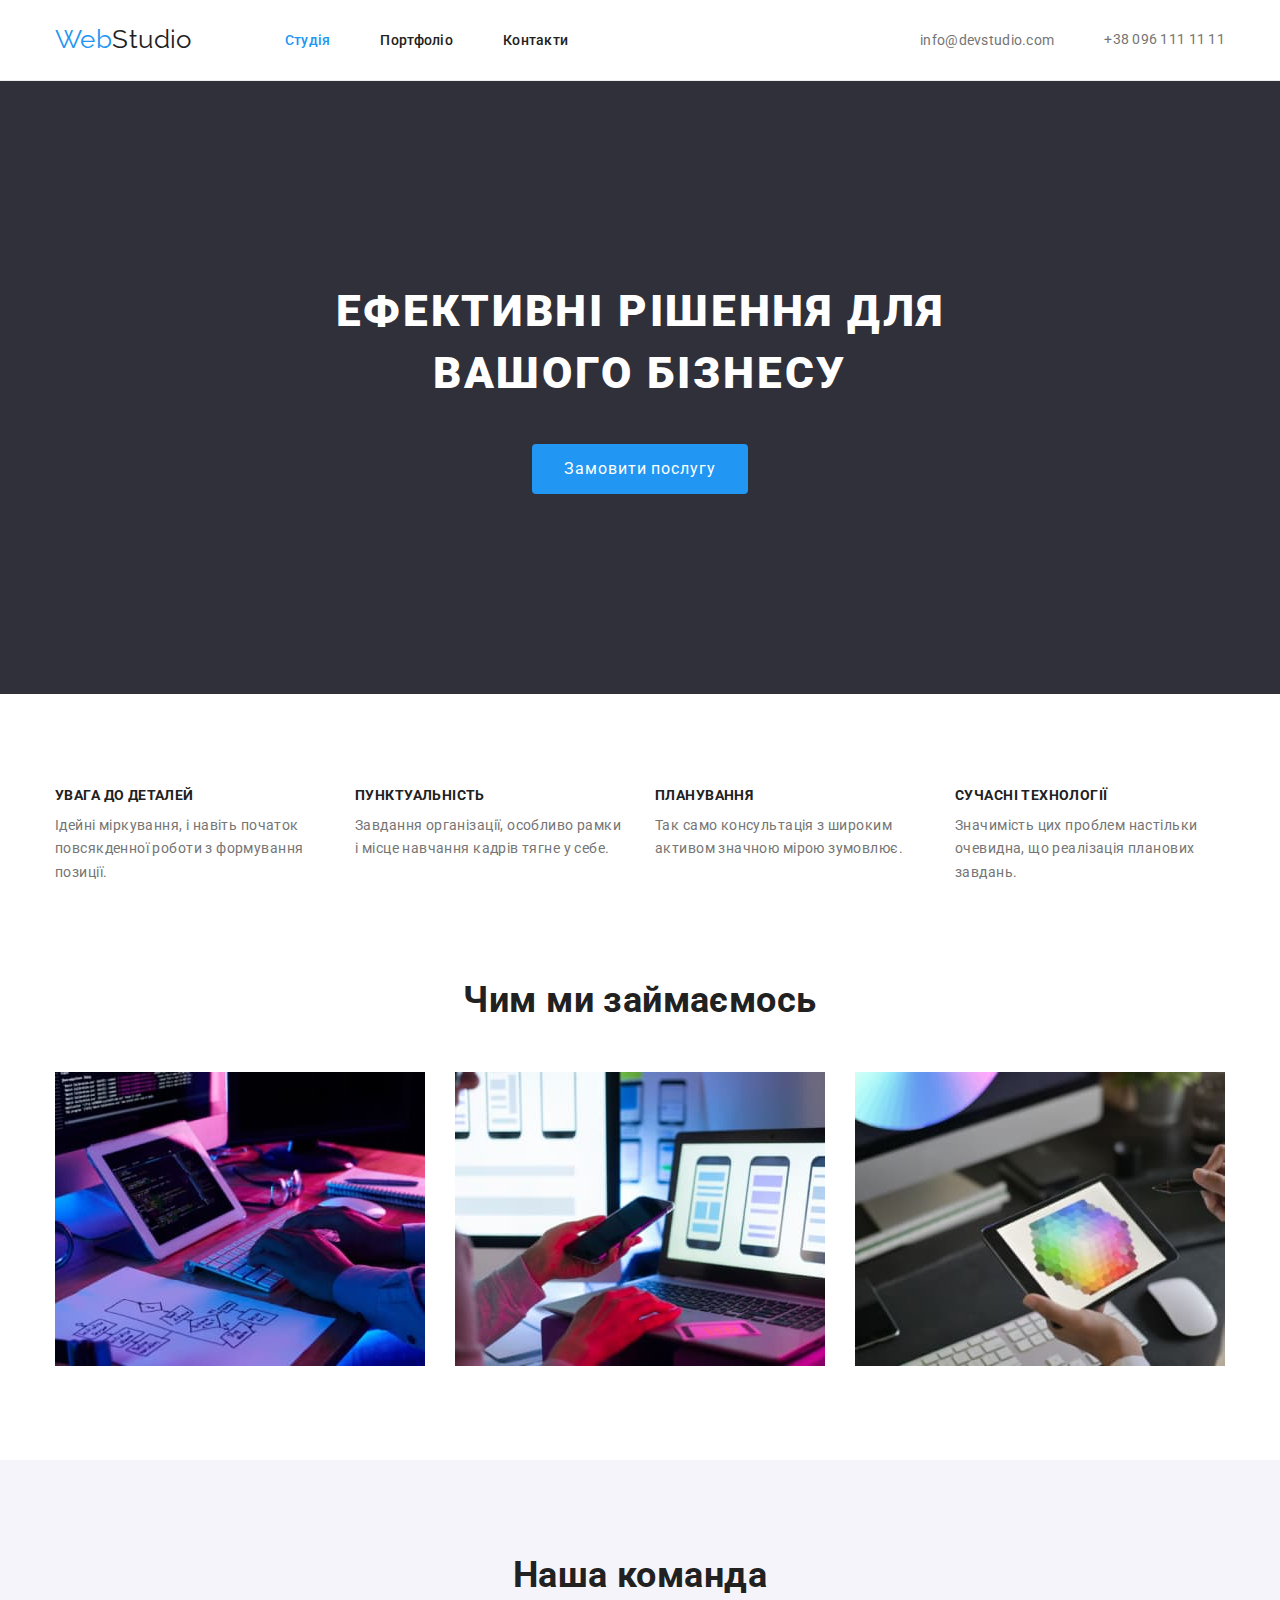
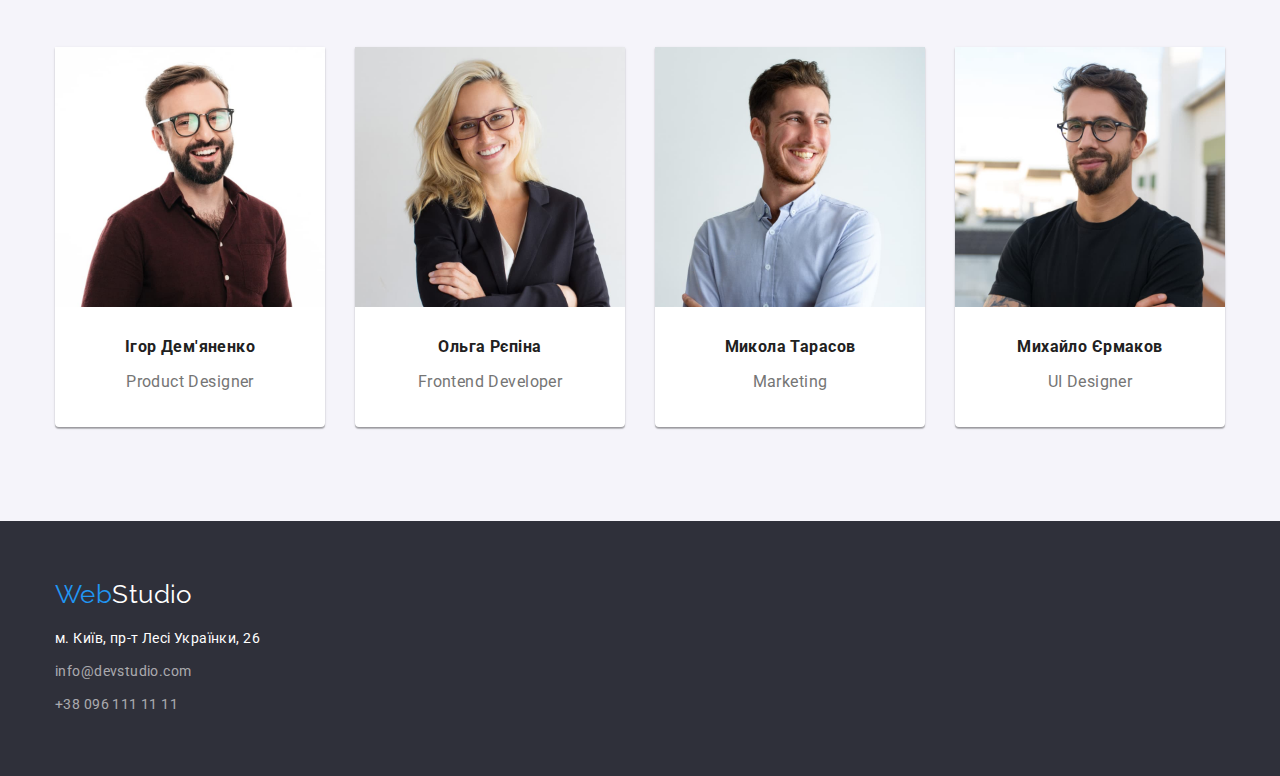
<file: index.html>
<!DOCTYPE html>
<html lang="uk">
  <head>
    <meta charset="UTF-8" />
    <meta http-equiv="X-UA-Compatible" content="IE=edge" />
    <meta name="viewport" content="width=device-width, initial-scale=1.0" />
    <title>WebStudio</title>
    <link
      rel="stylesheet"
      href="https://fonts.googleapis.com/css2?family=Raleway:wght@700&family=Roboto:wght@400;500;700;900&display=swap"
    />
    <link
      rel="stylesheet"
      href="https://cdnjs.cloudflare.com/ajax/libs/modern-normalize/1.0.0/modern-normalize.min.css"
    />
    <link rel="stylesheet" href="./css/styles.css" />
  </head>
  <body>
    <header class="header">
      <div class="container header-container">
        <a class="link" href="/"><span>Web</span>Studio</a>

        <nav class="nav">
          <ul class="main-list">
            <li class="list-item"><a class="header-nav-link nav active" href="/index.html">Студія</a></li>
            <li class="list-item"><a class="header-nav-link" href="./portfolio.html">Портфоліо</a></li>
            <li class="list-item"><a class="header-nav-link" href="">Контакти</a></li>
          </ul>
        </nav>
        <ul class="list-address">
          <li class="list-item">
            <a href="mailto:info@devstudio.com">info@devstudio.com</a>
          </li>
          <li class="list-item">
            <a href="tel:+380961111111">+38 096 111 11 11</a>
          </li>
        </ul>
      </div>
    </header>
    <main>
      <!-- шапка cap-->
      <section class="hero section">
        <div class="container">
          <h1 class="hero-cap">Ефективні рішення для вашого бізнесу</h1>
          <button class="buttom-cap" type="buttom">Замовити послугу</button>
        </div>
      </section>
      <!-- вміння skill-->
      <section class="skill-list section">
        <div class="container">
          <h2 hidden class="visually-hidden">вміння</h2>
          <ul class="skill">
            <li class="list-skill">
              <h3>УВАГА ДО ДЕТАЛЕЙ</h3>
              <p>Ідейні міркування, і навіть початок повсякденної роботи з формування позиції.</p>
            </li>
            <li class="list-skill">
              <h3>ПУНКТУАЛЬНІСТЬ</h3>
              <p>Завдання організації, особливо рамки і місце навчання кадрів тягне у себе.</p>
            </li>
            <li class="list-skill">
              <h3>ПЛАНУВАННЯ</h3>
              <p>Так само консультація з широким активом значною мірою зумовлює.</p>
            </li>
            <li class="list-skill">
              <h3>СУЧАСНІ ТЕХНОЛОГІЇ</h3>

              <p>Значимість цих проблем настільки очевидна, що реалізація планових завдань.</p>
            </li>
          </ul>
        </div>
      </section>
      <!-- Чим ми займаємось work-->
      <section class="section-work section">
        <div class="container">
          <h2 class="section-title">Чим ми займаємось</h2>
          <ul class="list-work">
            <li class="list-item">
              <img class="img" src="./images/about-us/image-2.jpg" width="370" height="294" alt="Робочий стіл" />
            </li>
            <li class="list-item">
              <img
                class="img"
                src="./images/about-us/image-1.jpg"
                width="370"
                height="294"
                alt="Створення макету за ноутбуком"
              />
            </li>
            <li class="list-item">
              <img
                class="img"
                src="./images/about-us/image-3.jpg"
                width="370"
                height="294"
                alt="Малювання на планшеті"
              />
            </li>
          </ul>
        </div>
      </section>
      <!-- команда igor olga mikola mikhailo-->
      <section class="section-team section">
        <div class="container">
          <h2 class="section-title">Наша команда</h2>
          <ul class="list-team">
            <li class="list-name">
              <img class="img" src="./images/team/image-4.jpg" width="270" height="260" alt="продукт дизайнер" />
              <h3>Ігор Дем'яненко</h3>
              <p>Product Designer</p>
            </li>
            <li class="list-name">
              <img class="img" src="./images/team/image-5.jpg" width="270" height="260" alt="програміст" />
              <h3>Ольга Рєпіна</h3>
              <p>Frontend Developer</p>
            </li>
            <li class="list-name">
              <img class="img" src="./images/team/image-6.jpg" width="270" height="260" alt="маркетолог" />
              <h3>Микола Тарасов</h3>
              <p>Marketing</p>
            </li>
            <li class="list-name">
              <img class="img" src="./images/team/image-7.jpg" width="270" height="260" alt="дизайнер" />
              <h3>Михайло Єрмаков</h3>
              <p>UI Designer</p>
            </li>
          </ul>
        </div>
      </section>
    </main>
    <footer class="footer">
      <div class="container">
        <a href="./index.html"><span>Web</span>Studio</a>
        <address>
          <ul class="list">
            <li class="list-item">
              <a class="link" href="https://goo.gl/maps/d5CcS2hFM6yTFQRFA" target="_blank" rel="noopener no referre">
                м. Київ, пр-т Лесі Українки, 26
              </a>
            </li>
            <li class="list">
              <a class="link-address" href="mailto:info@devstudio.com">info@devstudio.com</a>
            </li>
            <li class="list">
              <a class="link-address" href="tel:+380961111111">+38 096 111 11 11</a>
            </li>
          </ul>
        </address>
      </div>
    </footer>
  </body>
</html>
</file>
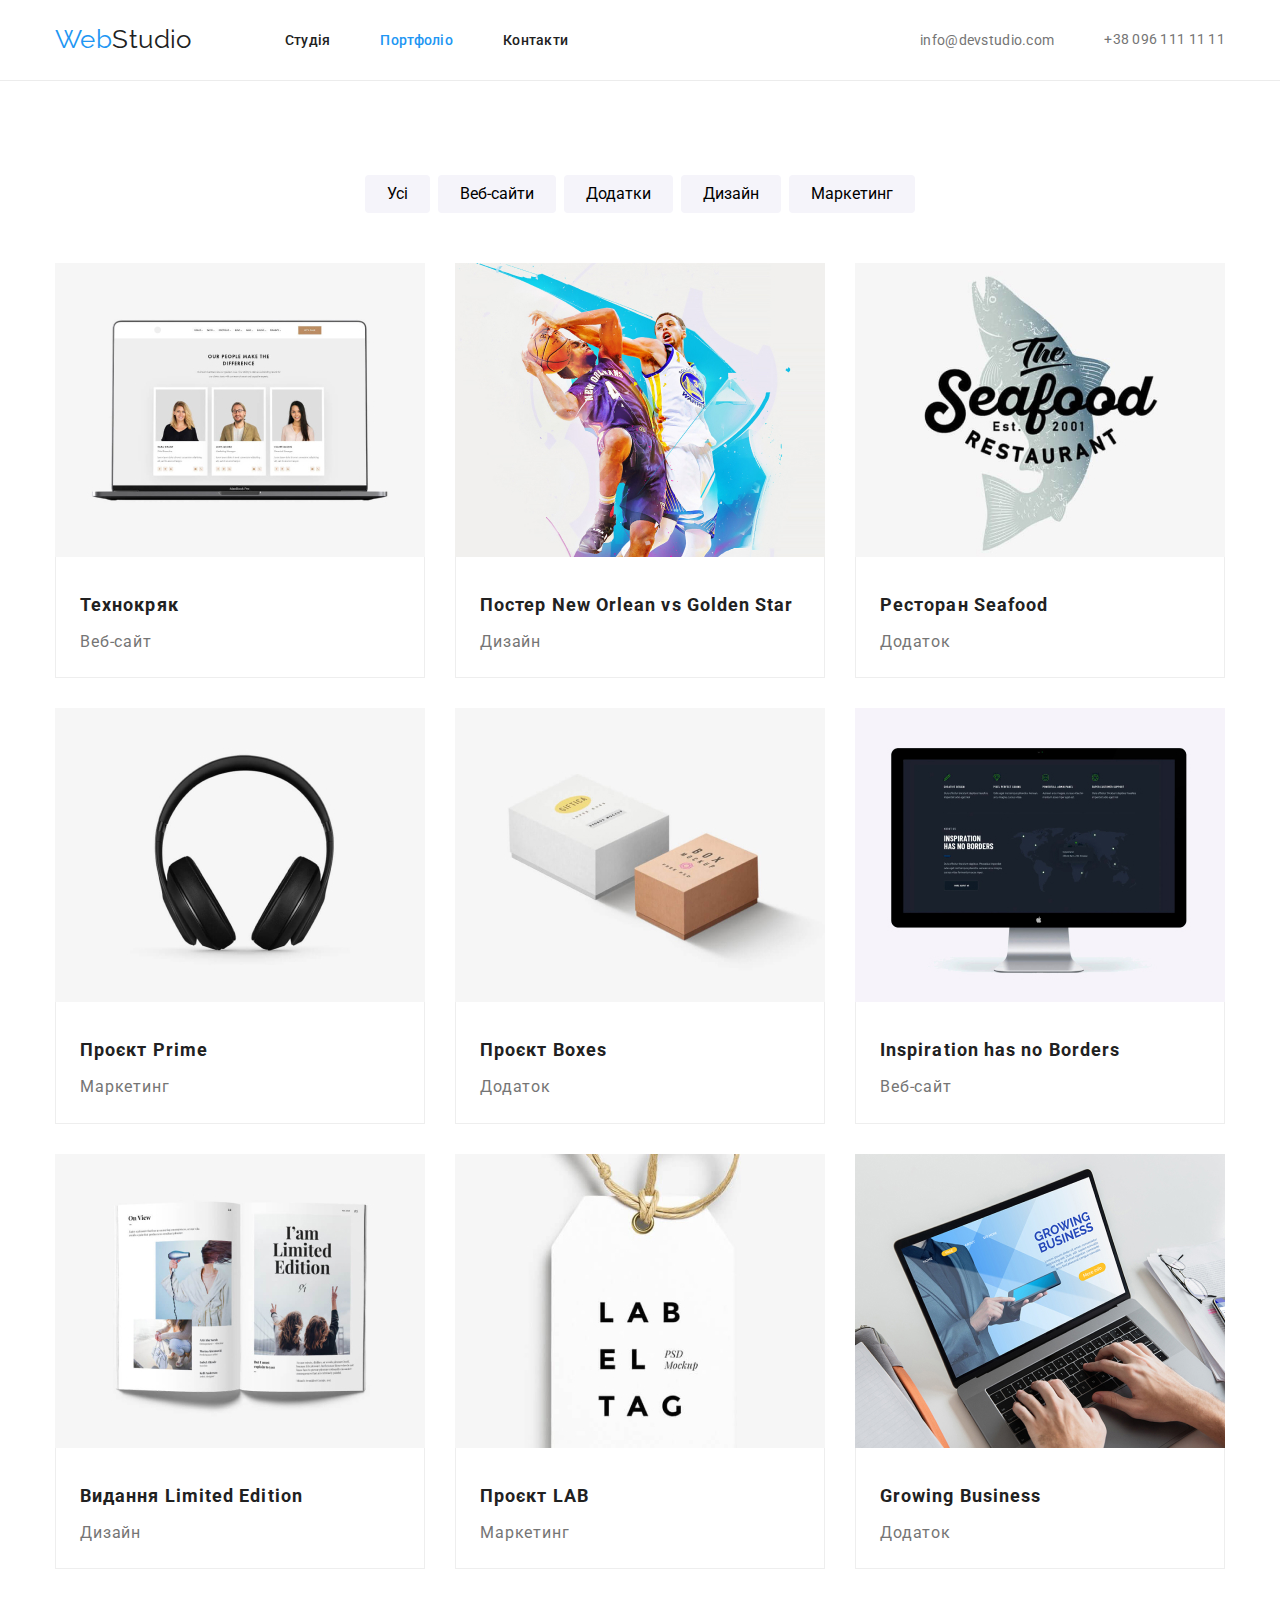
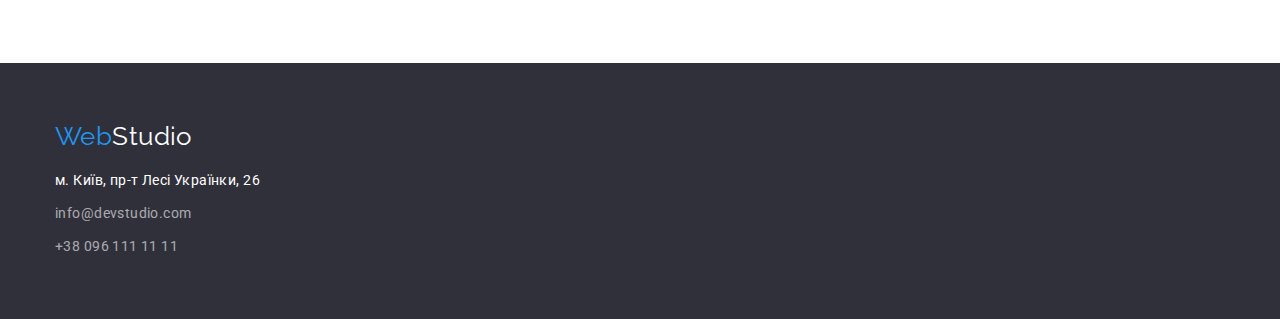
<file: portfolio.html>
<!DOCTYPE html>
<html lang="uk">
  <head>
    <link
      rel="stylesheet"
      href="https://fonts.googleapis.com/css2?family=Raleway:wght@700&family=Roboto:wght@400;500;700;900&display=swap"
    />
    <meta charset="UTF-8" />
    <meta http-equiv="X-UA-Compatible" content="IE=edge" />
    <meta name="viewport" content="width=device-width, initial-scale=1.0" />
    <title>Portfolio</title>
    <link
      rel="stylesheet"
      href="https://cdnjs.cloudflare.com/ajax/libs/modern-normalize/1.0.0/modern-normalize.min.css"
    />
    <link rel="stylesheet" href="./css/styles.css" />
  </head>
  <body>
    <!-- шапка-->
    <header>
      <div class="container header-container">
        <a class="link" href="/"><span>Web</span>Studio</a>
        <nav class="nav">
          <ul class="main-list">
            <li class="list-item"><a class="header-nav-link" href="./index.html ">Студія</a></li>
            <li class="list-item"><a class="header-nav-link nav active" href="./portfolio.html">Портфоліо</a></li>
            <li class="list-item"><a class="header-nav-link" href="">Контакти</a></li>
          </ul>
        </nav>
        <ul class="list-address">
          <li class="list-item">
            <a href="mailto:info@devstudio.com">info@devstudio.com</a>
          </li>
          <li class="list-item">
            <a href="tel:+380961111111">+38 096 111 11 11</a>
          </li>
        </ul>
      </div>
    </header>
    <!-- кнопки buttoms-->
    <section class="section section-products">
      <div class="container">
        <ul class="list-buttoms">
          <li class="list-all"><button type="button">Усі</button></li>
          <li class="list-web"><button type="button">Веб-сайти</button></li>
          <li class="list-app"><button type="button">Додатки</button></li>
          <li class="list-design"><button type="button">Дизайн</button></li>
          <li class="list-marketing"><button type="button">Маркетинг</button></li>
        </ul>
        <!--приклади робіт products-->
        <h1 hidden class="visually-hidden">приклади робіт</h1>
        <ul class="products">
          <li class="list-products">
            <img src="./images/work/img-0.jpg" alt="зображення команди" width="370" height="294" />
            <div class="border">
              <h2>Технокряк</h2>
              <p>Веб-сайт</p>
            </div>
          </li>
          <li class="list-products">
            <img src="./images/work/img-1.jpg" alt="гра в баскетбол" width="370" height="294" />
            <div class="border">
              <h2>Постер New Orlean vs Golden Star</h2>
              <p>Дизайн</p>
            </div>
          </li>
          <li class="list-products">
            <img src="./images/work/img-2.jpg" alt="логотип ресторану" width="370" height="294" />
            <div class="border">
              <h2>Ресторан Seafood</h2>
              <p>Додаток</p>
            </div>
          </li>
          <li class="list-products">
            <img src="./images/work/img-3.jpg" alt="навушники" width="370" height="294" />
            <div class="border">
              <h2>Проєкт Prime</h2>
              <p>Маркетинг</p>
            </div>
          </li>
          <li class="list-products">
            <img src="./images/work/img-4.jpg" alt="коробки" width="370" height="294" />
            <div class="border">
              <h2>Проєкт Boxes</h2>
              <p>Додаток</p>
            </div>
          </li>
          <li class="list-products">
            <img src="./images/work/img-5.jpg" alt="екран з веб-сайтом" width="370" height="294" />
            <div class="border">
              <h2>Inspiration has no Borders</h2>
              <p>Веб-сайт</p>
            </div>
          </li>
          <li class="list-products">
            <img src="./images/work/img-6.jpg" alt="книжка" width="370" height="294" />
            <div class="border">
              <h2>Видання Limited Edition</h2>
              <p>Дизайн</p>
            </div>
          </li>
          <li class="list-products">
            <img src="./images/work/img-7.jpg" alt="бірка" width="370" height="294" />
            <div class="border">
              <h2>Проєкт LAB</h2>
              <p>Маркетинг</p>
            </div>
          </li>
          <li class="list-products">
            <img src="./images/work/img-8.jpg" alt="робота за ноутбуком" width="370" height="294" />
            <div class="border">
              <h2>Growing Business</h2>
              <p>Додаток</p>
            </div>
          </li>
        </ul>
      </div>
    </section>
    <footer class="footer">
      <div class="container footer-container">
        <a href="./index.html"><span>Web</span>Studio</a>
        <address>
          <ul class="list">
            <li class="list-item">
              <a class="link" href="https://goo.gl/maps/d5CcS2hFM6yTFQRFA" target="_blank" rel="noopener no referre">
                м. Київ, пр-т Лесі Українки, 26
              </a>
            </li>
            <li class="list-item">
              <a class="link" href="mailto:info@devstudio.com">info@devstudio.com</a>
            </li>
            <li class="list-item">
              <a class="link" href="tel:+380961111111">+38 096 111 11 11</a>
            </li>
          </ul>
        </address>
      </div>
    </footer>
  </body>
</html>
</file>
<file: css/styles.css>
:root {
  --text: #212121;
  --background: #ffffff;
  --color-p: #757575;
  --color-but: #2196f3;
  --active-but: #188ce8;
}

body {
  color: var(--text);
  background-color: var(--background);
  font-family: "roboto";
  letter-spacing: 0.03em;
  font-size: 14px;
}
.visually-hidden {
  position: absolute;
  width: 1px;
  height: 1px;
  margin: -1px;
  border: 0;
  padding: 0;
  white-space: nowrap;
  clip-path: inset(100%);
  clip: rect(0 0 0 0);
  overflow: hidden;
}
header {
  border-bottom: 1px solid #ececec;
}
.header-container {
  display: flex;
  align-items: center;
}
.header-nav-link {
  display: block;
  padding-top: 32px;
  padding-bottom: 32px;
}
span {
  color: var(--color-but);
}
img {
  display: block;
  max-width: 100%;
  height: auto;
}
ul {
  list-style-type: none;
  margin: 0;
  padding: 0;
}
a {
  text-decoration: none;
  color: currentColor;
}
p {
  color: var(--color-p);
}
h1,
h2,
h3,
h4,
h5,
h6,
p {
  margin: 0;
}
.footer {
  background-color: #2f303a;
  color: var(--background);
  padding-top: 60px;
  padding-bottom: 60px;
}

footer [href="./index.html"] {
  display: block;
  color: var(--background);
  font-size: 26px;
  line-height: 1;
  font-family: "raleway";
  margin-bottom: 20px;
}
footer [href="mailto:info@devstudio.com"],
[href="tel:+380961111111"] {
  font-style: normal;
  line-height: 1.7;
  color: #ffffff99;
}
footer [href="https://goo.gl/maps/d5CcS2hFM6yTFQRFA"]
{
  font-style: normal;
  line-height: 1.7;
  color: var(--background);
}
.section {
  padding-top: 94px;
  padding-bottom: 94px;
}
footer li {
  margin-bottom: 9px;
}
footer li:last-child {
  margin-bottom: 0;
}
.products {
  padding-top: 0;
  display: flex;
  align-items: center;
  justify-content: center;
  flex-wrap: wrap;
  gap: 30px;
}

.list-products {
  display: inline-block;
}
.products h2 {
  font-size: 18px;
  line-height: 2;
  text-align: left;
  margin: 0 0px 4px 24px;
  letter-spacing: 0.06em;
}

.products p {
  font-size: 16px;
  line-height: 1.9;
  text-align: left;
  margin-left: 24px;
}
.products li:hover {
  box-shadow: 0px 1px 1px #0000001f, 0px 4px 4px #0000000f, 1px 4px 6px #00000029;
}
.products li {
  width: 370px;
  letter-spacing: 0.06em;
}
ul [href="mailto:info@devstudio.com"]:hover,
ul [href="mailto:info@devstudio.com"]:focus,
ul [href="tel:+380961111111"]:hover,
ul [href="tel:+380961111111"]:focus {
  color: var(--color-but);
}
.main-list a {
  color: var(--text);
  font-weight: 500;
  letter-spacing: 0.02em;
}
.main-list {
  display: flex;
  gap: 50px;
}
.main-list a:hover,
.main-list a:focus {
  color: var(--color-but);
}
.nav.active {
  color: var(--color-but);
}
.nav {
  margin-right: auto;
}

.list-address {
  display: flex;
  align-items: center;
  gap: 50px;
}
.list-address a {
  color: var(--color-p);
  letter-spacing: 0.02em;
  padding-top: 32px;
  padding-bottom: 32px;
}
.list-buttoms {
  display: flex;
  justify-content: center;
  gap: 8px;
  margin-bottom: 50px;
}
[href="/"] {
  color: var(--text);
  font-size: 26px;
  line-height: 1.2;
  font-family: "raleway";
  margin-right: 93px;
}
.hero {
  background-color: #2f303a;
  padding: 200px 0;
}
.hero-cap {
  color: var(--background);
  font-weight: 900;
  font-size: 44px;
  line-height: 1.4;
  text-align: center;
  letter-spacing: 0.06em;
  text-transform: uppercase;
  margin-bottom: 40px;
  width: 696px;
  margin-left: auto;
  margin-right: auto;
}
.buttom-cap {
  color: var(--background);
  font-size: 16px;
  width: 216px;
  height: 50px;
  background-color: var(--color-but);
  border-radius: 4px;
  border: 0;
  letter-spacing: 0.06em;
  margin: 0 auto;
  display: block;
}
.buttom-cap:active {
  background-color: var(--active-but);
}
.skill {
  display: flex;
  gap: 30px;
}
.skill h2 {
  left: 617px;
  font-size: 36px;
  line-height: 1.2;
  text-align: center;
}
.skill li {
  width: 270px;
  display: inline-block;
  gap: 10px;
}
.skill h3 {
  line-height: 1.1;
  font-size: 14px;
  margin-bottom: 10px;
}
.skill p {
  line-height: 1.7;
}

.section-title {
  font-size: 36px;
  line-height: 1.2;
  text-align: center;
  color: var(--text);
  margin-bottom: 50px;
}
.section-work {
  padding-top: 0;
}
.list-work {
  display: flex;
  gap: 30px;
}

.section-team {
  background-color: #f5f4fa;
}
.list-team {
  display: flex;
  gap: 30px;
}
.section-team h3 {
  font-size: 16px;
  line-height: 1.2;
  text-align: center;
  margin-top: 30px;
  margin-bottom: 10px;
}
.section-team p {
  font-size: 16px;
  line-height: 1.9;
  text-align: center;
  padding-bottom: 30px;
}
.section [type="button"] {
  height: 38px;
  background-color: #f5f4fa;
  border-radius: 4px;
  border: 0;
  font-size: 16px;
  padding: 6px 22px;
}
.section [type="button"]:hover,
.section [type="button"]:focus {
  background-color: var(--active-but);
  color: var(--background);
  box-shadow: 0px 3px 1px #0000001a, 0px 1px 2px #00000014, 0px 2px 2px #0000001f;
  border-radius: 4px;
}

.border {
  border-right-color: rgb(238, 238, 238);
  border-right-style: solid;
  border-right-width: 1px;
  border-bottom-color: rgb(238, 238, 238);
  border-bottom-style: solid;
  border-bottom-width: 1px;
  border-left-color: rgb(238, 238, 238);
  border-left-style: solid;
  border-left-width: 1px;
  padding-top: 30px;
  padding-bottom: 20px;
}
.section-team li {
  background-color: var(--background);
  box-shadow: 0px 1px 3px #0000001f, 0px 1px 1px #00000024, 0px 2px 1px #00000033;
  border-radius: 0px 0px 4px 4px;
}

.container {
  width: 1200px;
  margin: 0 auto;
  padding: 0 15px 0 15px;
}
</file>
